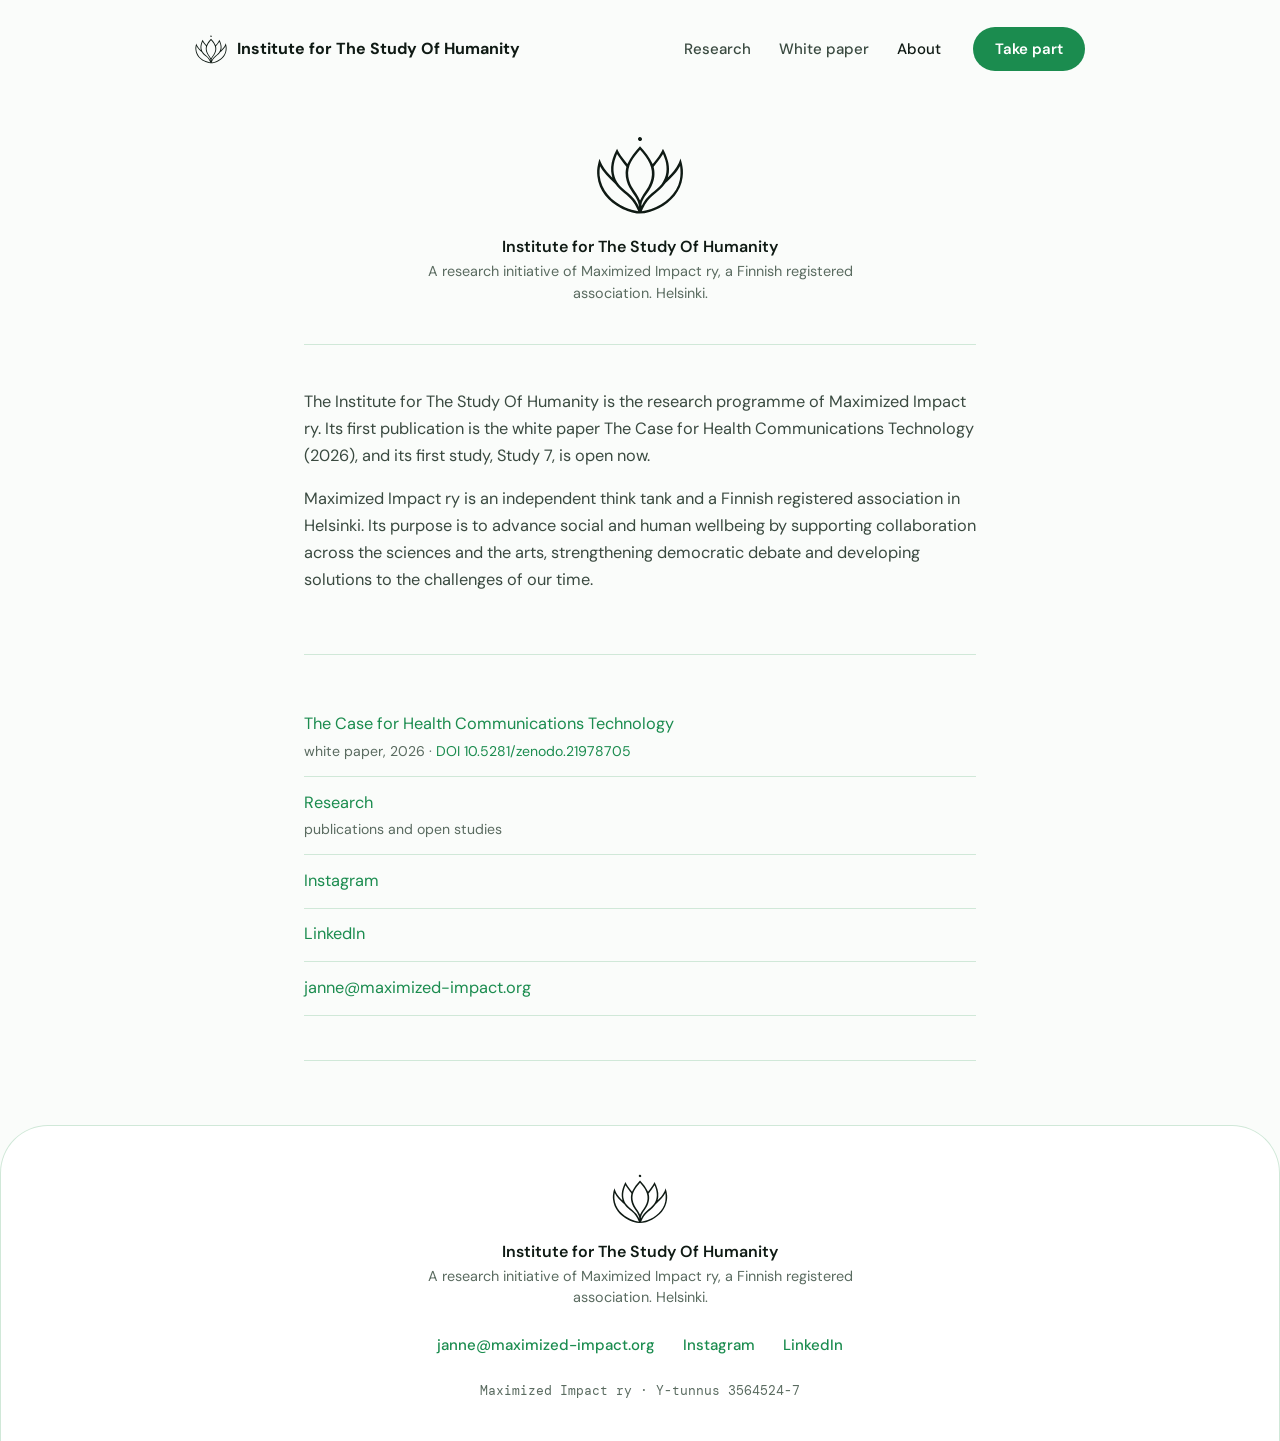
<file: index.html>
<!doctype html>
<html lang="en">
<head>
<meta charset="utf-8">
<meta name="viewport" content="width=device-width, initial-scale=1">
<title>Institute for The Study Of Humanity</title>
<meta name="description" content="The Institute for The Study Of Humanity is the research programme of Maximized Impact ry, an independent think tank and a Finnish registered association in Helsinki.">
<link rel="canonical" href="https://www.maximized-impact.org/">
<link rel="icon" href="/assets/img/lotus_mark.svg" type="image/svg+xml">
<link rel="stylesheet" href="/assets/css/site.css">
</head>
<body>
  <a href="#main" class="skip-link">Skip to content</a>
  <svg class="lotus-defs" aria-hidden="true" focusable="false" xmlns="http://www.w3.org/2000/svg"><symbol id="lotus" viewBox="0 0 176 158"><path fill-rule="evenodd" d="M86.12 2.60C90.78 0.04 94.49 7.60 90.20 9.63C85.07 12.06 81.54 5.11 86.12 2.60ZM88.04 20.37C98.74 31.74 106.95 41.86 113.42 56.22C118.45 49.48 123.97 43.02 128.38 35.85C130.46 32.47 132.14 28.82 133.88 25.25C141.64 39.85 147.59 55.64 145.80 72.50C145.41 76.10 144.35 79.72 143.52 83.23C152.47 74.28 160.35 65.87 165.60 54.15C166.94 51.15 167.93 48.08 168.99 44.99C171.19 52.39 173.19 59.77 173.79 67.50C174.18 72.51 173.87 77.55 173.22 82.51C169.53 110.77 150.68 131.80 125.90 144.42C113.86 150.56 99.09 155.48 85.50 155.07C75.50 154.77 59.27 148.90 50.26 144.27C24.89 131.21 5.71 109.74 2.72 80.50C2.31 76.51 1.98 72.54 2.25 68.51C2.79 60.57 4.82 53.02 6.96 45.39C8.63 49.70 10.22 54.03 12.41 58.11C17.62 67.84 25.26 75.65 32.76 83.61C31.75 79.29 30.61 74.93 30.27 70.49C29.43 59.37 32.09 47.99 36.27 37.74C38.00 33.49 40.13 29.39 42.11 25.27C44.41 29.89 46.70 34.56 49.64 38.83C53.75 44.79 58.36 50.42 62.75 56.16C69.21 41.98 77.49 31.67 88.04 20.37ZM88.11 27.62C74.56 43.46 61.57 59.15 64.74 81.53C65.69 88.24 67.85 94.47 71.03 100.46C73.88 105.82 77.47 110.65 80.79 115.71C83.56 119.92 85.82 124.36 88.10 128.84C90.07 124.78 92.10 120.84 94.53 117.03C97.77 111.96 101.53 107.23 104.45 101.96C116.92 79.46 113.12 60.10 98.42 40.11C95.23 35.76 91.60 31.73 88.11 27.62ZM41.97 35.92C40.30 40.44 38.48 45.00 37.25 49.66C32.72 66.86 34.67 83.38 46.10 97.36C48.34 100.10 50.96 102.57 53.56 104.95C60.90 111.66 69.01 117.41 75.43 125.10C80.12 130.72 82.94 135.93 86.28 142.39C85.55 138.49 85.05 134.56 83.58 130.87C81.15 124.74 77.21 119.36 73.55 113.93C68.56 106.56 63.72 98.90 61.38 90.21C59.92 84.79 59.05 79.12 59.16 73.50C59.22 70.82 59.58 68.14 60.03 65.50C60.19 64.54 60.64 63.41 60.63 62.43C60.63 61.69 60.61 61.84 60.33 61.17C59.88 60.08 56.51 56.15 55.58 54.90C50.94 48.63 46.29 42.41 41.97 35.92ZM134.12 35.85C130.89 40.80 127.54 45.66 123.92 50.38C121.75 53.21 119.56 56.03 117.41 58.88C116.88 59.59 116.00 60.34 115.67 61.17C115.41 61.81 115.39 61.69 115.39 62.40C115.39 63.10 115.74 63.85 115.86 64.54C116.16 66.19 116.48 67.90 116.69 69.57C117.00 72.18 117.03 74.87 116.94 77.50C116.77 82.87 115.61 88.31 113.82 93.37C112.16 98.07 109.98 102.61 107.39 106.87C101.88 115.93 92.60 125.78 91.01 136.50C91.00 136.59 90.76 138.41 90.79 138.50C91.03 138.82 91.26 139.13 91.50 139.45C96.28 129.91 102.64 122.17 110.67 115.14C114.05 112.19 117.62 109.46 120.99 106.49C124.68 103.23 128.39 99.79 131.38 95.85C141.98 81.83 143.21 65.34 138.69 48.73C137.49 44.33 135.75 40.09 134.12 35.85ZM8.06 60.36C7.18 66.38 6.69 72.40 7.24 78.49C10.03 108.90 31.56 131.16 58.65 142.83C67.03 146.44 75.75 148.48 84.57 150.62C78.26 136.29 73.30 128.46 61.39 118.09C57.30 114.52 52.97 111.21 49.02 107.48C46.62 105.22 44.23 102.86 42.13 100.33C40.62 98.52 39.35 96.49 37.72 94.78C34.82 91.71 31.49 88.99 28.48 86.02C22.92 80.55 17.54 74.80 13.05 68.40C11.24 65.82 9.67 63.07 8.06 60.36ZM168.24 60.07C166.67 62.69 165.13 65.37 163.42 67.90C159.31 73.97 154.26 79.41 149.07 84.57C146.73 86.90 144.35 89.19 141.93 91.44C140.74 92.56 139.43 93.60 138.32 94.80C136.86 96.38 135.78 98.25 134.44 99.91C132.37 102.46 129.99 104.84 127.61 107.10C123.15 111.35 118.22 115.02 113.61 119.09C102.51 128.89 97.41 137.09 91.66 150.59C97.95 149.20 104.22 147.89 110.33 145.76C136.85 136.50 161.86 116.06 167.68 87.31C169.51 78.27 169.24 69.19 168.24 60.07Z"/></symbol></svg>
  <nav class="bar transparent" aria-label="Site">
    <a class="bar-brand" href="https://research.maximized-impact.org/">
      <svg aria-hidden="true" focusable="false"><use href="#lotus"/></svg>
      <span class="name-full">Institute for The Study Of Humanity</span>
      <span class="name-short"><span>Institute for</span><span>The Study Of Humanity</span></span>
    </a>
    <ul class="bar-links">
      <li><a href="https://research.maximized-impact.org/">Research</a></li>
      <li><a href="https://research.maximized-impact.org/papers/hct/">White paper</a></li>
      <li><a href="https://www.maximized-impact.org/" aria-current="page">About</a></li>
    </ul>
    <a class="bar-cta" href="https://research.maximized-impact.org/study7/">Take part</a>
    <button type="button" class="bar-menu" aria-label="Open menu" aria-expanded="false" aria-controls="site-drawer"><span></span><span></span><span></span></button>
  </nav>
  <div class="drawer-backdrop" aria-hidden="true"></div>
  <aside id="site-drawer" class="drawer" role="dialog" aria-modal="true" aria-label="Site navigation" inert>
    <button type="button" class="drawer-close" aria-label="Close menu">&#x2715;</button>
    <nav aria-label="Mobile navigation">
      <ul class="drawer-links">
      <li><a href="https://research.maximized-impact.org/">Research</a></li>
      <li><a href="https://research.maximized-impact.org/papers/hct/">White paper</a></li>
      <li><a href="https://www.maximized-impact.org/" aria-current="page">About</a></li>
      </ul>
    </nav>
    <div class="drawer-cta-wrap"><a class="bar-cta" href="https://research.maximized-impact.org/study7/">Take part</a></div>
  </aside>
  <main id="main">
    <div class="page home">
      <header class="masthead">
        <svg aria-hidden="true" focusable="false"><use href="#lotus"/></svg>
        <div class="inst"><h1 class="inst-h1">Institute for The Study Of Humanity</h1>A research initiative of Maximized Impact ry, a Finnish registered association. Helsinki.</div>
        
        
      </header>
      <section class="sec">
        <p>The Institute for The Study Of Humanity is the research programme of Maximized Impact ry. Its first publication is the white paper The Case for Health Communications Technology (2026), and its first study, Study 7, is open now.</p>
        <p>Maximized Impact ry is an independent think tank and a Finnish registered association in Helsinki. Its purpose is to advance social and human wellbeing by supporting collaboration across the sciences and the arts, strengthening democratic debate and developing solutions to the challenges of our time.</p>
      </section>
      <section class="sec">
        <ul class="home-links">
          <li><a href="https://research.maximized-impact.org/papers/hct/">The Case for Health Communications Technology</a> <span class="small">white paper, 2026 · <a href="https://doi.org/10.5281/zenodo.21978705">DOI 10.5281/zenodo.21978705</a></span></li>
          <li><a href="https://research.maximized-impact.org/">Research</a> <span class="small">publications and open studies</span></li>
          <li><a href="https://www.instagram.com/maximized_impact_ry">Instagram</a></li>
          <li><a href="https://www.linkedin.com/company/maximized-impact">LinkedIn</a></li>
          <li><a href="mailto:janne@maximized-impact.org">janne@maximized-impact.org</a></li>
        </ul>
      </section>
    </div>
  </main>
  <footer class="site-footer">
    <svg aria-hidden="true" focusable="false"><use href="#lotus"/></svg>
    <p class="inst"><strong>Institute for The Study Of Humanity</strong>A research initiative of Maximized Impact ry, a Finnish registered association. Helsinki.</p>
    <ul class="links">
      <li><a href="mailto:janne@maximized-impact.org">janne@maximized-impact.org</a></li>
      <li><a href="https://www.instagram.com/maximized_impact_ry">Instagram</a></li>
      <li><a href="https://www.linkedin.com/company/maximized-impact">LinkedIn</a></li>
    </ul>
    <p class="legal">Maximized Impact ry · Y-tunnus 3564524-7</p>
  </footer>
  <script src="/assets/js/site.js"></script>
</body>
</html>
</file>
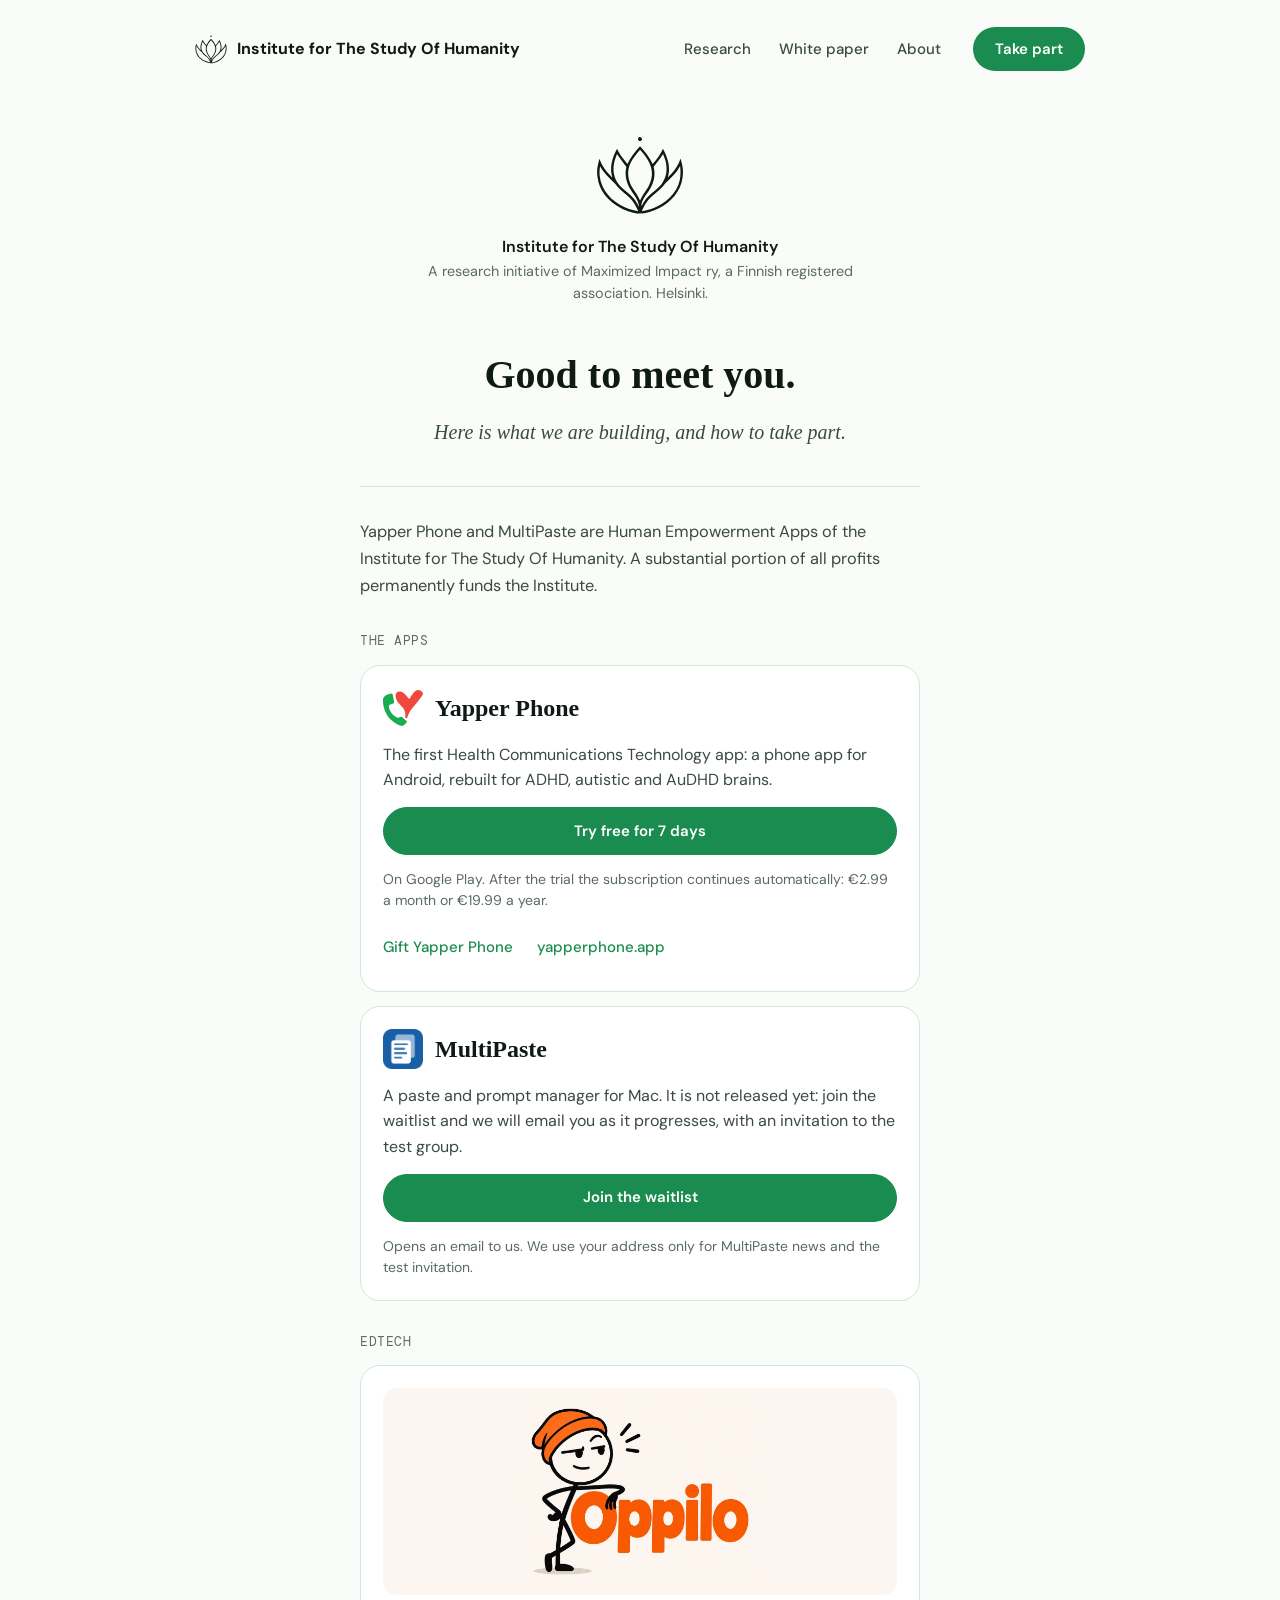
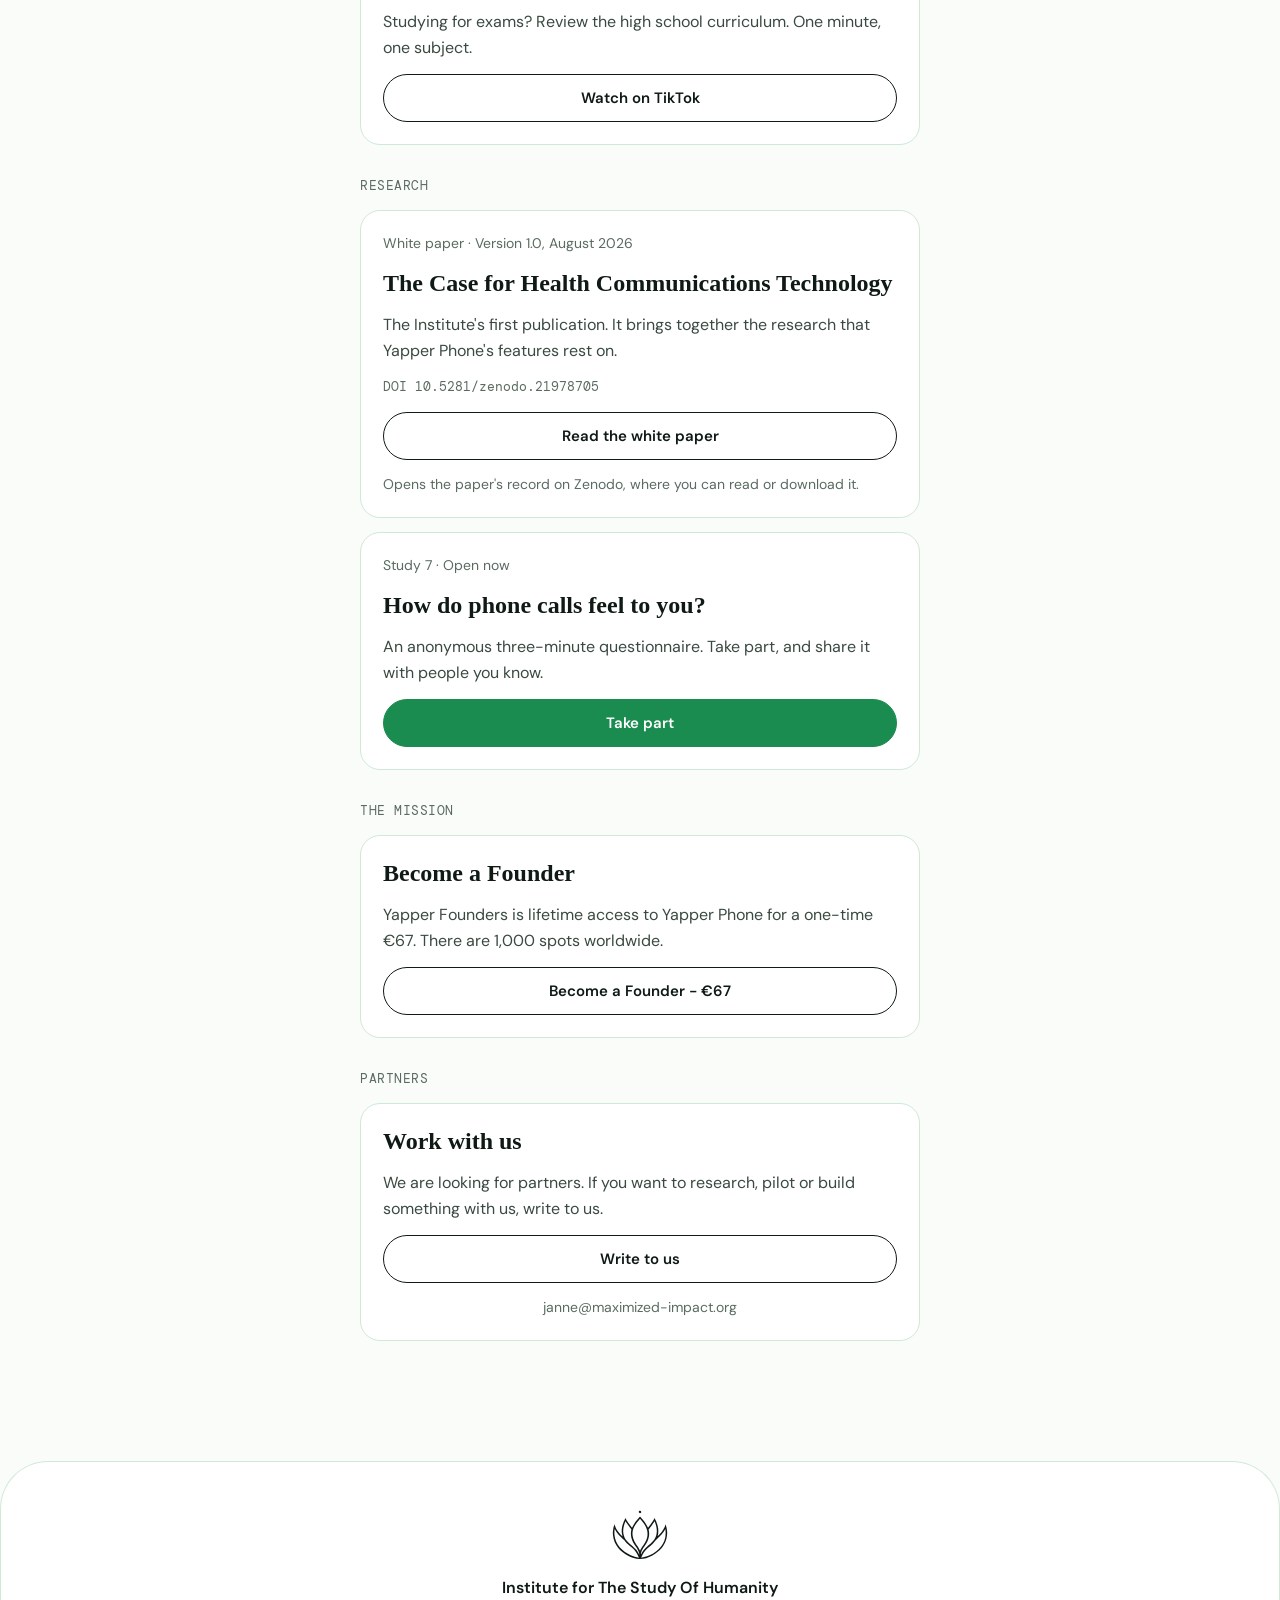
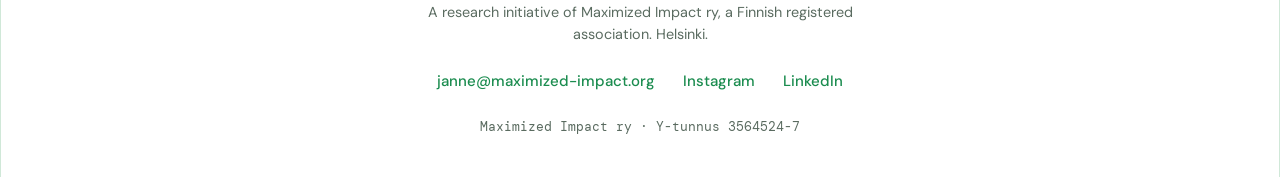
<file: hello/index.html>
<!doctype html>
<html lang="en">
<head>
<meta charset="utf-8">
<meta name="viewport" content="width=device-width, initial-scale=1">
<title>Good to meet you - Institute for The Study Of Humanity</title>
<meta name="description" content="Yapper Phone, MultiPaste, the Institute's research, and how to take part. Institute for The Study Of Humanity, a research initiative of Maximized Impact ry, a Finnish registered association.">
<meta name="robots" content="noindex">
<link rel="canonical" href="https://www.maximized-impact.org/hello">
<link rel="icon" href="/assets/img/lotus_mark.svg" type="image/svg+xml">
<link rel="stylesheet" href="/assets/css/site.css">
<link rel="stylesheet" href="/assets/css/hello.css">
</head>
<body>
  <a href="#main" class="skip-link">Skip to content</a>
  <svg class="lotus-defs" aria-hidden="true" focusable="false" xmlns="http://www.w3.org/2000/svg"><symbol id="lotus" viewBox="0 0 176 158"><path fill-rule="evenodd" d="M86.12 2.60C90.78 0.04 94.49 7.60 90.20 9.63C85.07 12.06 81.54 5.11 86.12 2.60ZM88.04 20.37C98.74 31.74 106.95 41.86 113.42 56.22C118.45 49.48 123.97 43.02 128.38 35.85C130.46 32.47 132.14 28.82 133.88 25.25C141.64 39.85 147.59 55.64 145.80 72.50C145.41 76.10 144.35 79.72 143.52 83.23C152.47 74.28 160.35 65.87 165.60 54.15C166.94 51.15 167.93 48.08 168.99 44.99C171.19 52.39 173.19 59.77 173.79 67.50C174.18 72.51 173.87 77.55 173.22 82.51C169.53 110.77 150.68 131.80 125.90 144.42C113.86 150.56 99.09 155.48 85.50 155.07C75.50 154.77 59.27 148.90 50.26 144.27C24.89 131.21 5.71 109.74 2.72 80.50C2.31 76.51 1.98 72.54 2.25 68.51C2.79 60.57 4.82 53.02 6.96 45.39C8.63 49.70 10.22 54.03 12.41 58.11C17.62 67.84 25.26 75.65 32.76 83.61C31.75 79.29 30.61 74.93 30.27 70.49C29.43 59.37 32.09 47.99 36.27 37.74C38.00 33.49 40.13 29.39 42.11 25.27C44.41 29.89 46.70 34.56 49.64 38.83C53.75 44.79 58.36 50.42 62.75 56.16C69.21 41.98 77.49 31.67 88.04 20.37ZM88.11 27.62C74.56 43.46 61.57 59.15 64.74 81.53C65.69 88.24 67.85 94.47 71.03 100.46C73.88 105.82 77.47 110.65 80.79 115.71C83.56 119.92 85.82 124.36 88.10 128.84C90.07 124.78 92.10 120.84 94.53 117.03C97.77 111.96 101.53 107.23 104.45 101.96C116.92 79.46 113.12 60.10 98.42 40.11C95.23 35.76 91.60 31.73 88.11 27.62ZM41.97 35.92C40.30 40.44 38.48 45.00 37.25 49.66C32.72 66.86 34.67 83.38 46.10 97.36C48.34 100.10 50.96 102.57 53.56 104.95C60.90 111.66 69.01 117.41 75.43 125.10C80.12 130.72 82.94 135.93 86.28 142.39C85.55 138.49 85.05 134.56 83.58 130.87C81.15 124.74 77.21 119.36 73.55 113.93C68.56 106.56 63.72 98.90 61.38 90.21C59.92 84.79 59.05 79.12 59.16 73.50C59.22 70.82 59.58 68.14 60.03 65.50C60.19 64.54 60.64 63.41 60.63 62.43C60.63 61.69 60.61 61.84 60.33 61.17C59.88 60.08 56.51 56.15 55.58 54.90C50.94 48.63 46.29 42.41 41.97 35.92ZM134.12 35.85C130.89 40.80 127.54 45.66 123.92 50.38C121.75 53.21 119.56 56.03 117.41 58.88C116.88 59.59 116.00 60.34 115.67 61.17C115.41 61.81 115.39 61.69 115.39 62.40C115.39 63.10 115.74 63.85 115.86 64.54C116.16 66.19 116.48 67.90 116.69 69.57C117.00 72.18 117.03 74.87 116.94 77.50C116.77 82.87 115.61 88.31 113.82 93.37C112.16 98.07 109.98 102.61 107.39 106.87C101.88 115.93 92.60 125.78 91.01 136.50C91.00 136.59 90.76 138.41 90.79 138.50C91.03 138.82 91.26 139.13 91.50 139.45C96.28 129.91 102.64 122.17 110.67 115.14C114.05 112.19 117.62 109.46 120.99 106.49C124.68 103.23 128.39 99.79 131.38 95.85C141.98 81.83 143.21 65.34 138.69 48.73C137.49 44.33 135.75 40.09 134.12 35.85ZM8.06 60.36C7.18 66.38 6.69 72.40 7.24 78.49C10.03 108.90 31.56 131.16 58.65 142.83C67.03 146.44 75.75 148.48 84.57 150.62C78.26 136.29 73.30 128.46 61.39 118.09C57.30 114.52 52.97 111.21 49.02 107.48C46.62 105.22 44.23 102.86 42.13 100.33C40.62 98.52 39.35 96.49 37.72 94.78C34.82 91.71 31.49 88.99 28.48 86.02C22.92 80.55 17.54 74.80 13.05 68.40C11.24 65.82 9.67 63.07 8.06 60.36ZM168.24 60.07C166.67 62.69 165.13 65.37 163.42 67.90C159.31 73.97 154.26 79.41 149.07 84.57C146.73 86.90 144.35 89.19 141.93 91.44C140.74 92.56 139.43 93.60 138.32 94.80C136.86 96.38 135.78 98.25 134.44 99.91C132.37 102.46 129.99 104.84 127.61 107.10C123.15 111.35 118.22 115.02 113.61 119.09C102.51 128.89 97.41 137.09 91.66 150.59C97.95 149.20 104.22 147.89 110.33 145.76C136.85 136.50 161.86 116.06 167.68 87.31C169.51 78.27 169.24 69.19 168.24 60.07Z"/></symbol></svg>
  <nav class="bar transparent" aria-label="Site">
    <a class="bar-brand" href="https://research.maximized-impact.org/">
      <svg aria-hidden="true" focusable="false"><use href="#lotus"/></svg>
      <span class="name-full">Institute for The Study Of Humanity</span>
      <span class="name-short"><span>Institute for</span><span>The Study Of Humanity</span></span>
    </a>
    <ul class="bar-links">
      <li><a href="https://research.maximized-impact.org/">Research</a></li>
      <li><a href="https://research.maximized-impact.org/papers/hct/">White paper</a></li>
      <li><a href="https://www.maximized-impact.org/">About</a></li>
    </ul>
    <a class="bar-cta" href="https://research.maximized-impact.org/study7/">Take part</a>
    <button type="button" class="bar-menu" aria-label="Open menu" aria-expanded="false" aria-controls="site-drawer"><span></span><span></span><span></span></button>
  </nav>
  <div class="drawer-backdrop" aria-hidden="true"></div>
  <aside id="site-drawer" class="drawer" role="dialog" aria-modal="true" aria-label="Site navigation" inert>
    <button type="button" class="drawer-close" aria-label="Close menu">&#x2715;</button>
    <nav aria-label="Mobile navigation">
      <ul class="drawer-links">
      <li><a href="https://research.maximized-impact.org/">Research</a></li>
      <li><a href="https://research.maximized-impact.org/papers/hct/">White paper</a></li>
      <li><a href="https://www.maximized-impact.org/">About</a></li>
      </ul>
    </nav>
    <div class="drawer-cta-wrap"><a class="bar-cta" href="https://research.maximized-impact.org/study7/">Take part</a></div>
  </aside>
  <main id="main">
    <div class="page hello">
      <header class="masthead">
        <svg aria-hidden="true" focusable="false"><use href="#lotus"/></svg>
        <p class="inst"><strong>Institute for The Study Of Humanity</strong>A research initiative of Maximized Impact ry, a Finnish registered association. Helsinki.</p>
        <h1>Good to meet you.</h1>
        <p class="subtitle">Here is what we are building, and how to take part.</p>
      </header>
      <p class="hello-intro">Yapper Phone and MultiPaste are Human Empowerment Apps of the Institute for The Study Of Humanity. A substantial portion of all profits permanently funds the Institute.</p>

      <section class="hello-sec">
        <h2 class="hello-label">The apps</h2>
        <article class="hello-card">
          <div class="hello-head"><img src="/assets/img/yapper-phone-logo.svg" alt="" width="40" height="40"><h3>Yapper Phone</h3></div>
          <p>The first Health Communications Technology app: a phone app for Android, rebuilt for ADHD, autistic and AuDHD brains.</p>
          <a class="btn" href="https://play.google.com/store/apps/details?id=com.yapperphone.app">Try free for 7 days</a>
          <p class="small">On Google Play. After the trial the subscription continues automatically: €2.99 a month or €19.99 a year.</p>
          <ul class="hello-links">
            <li><a href="https://yapperphone.app/gift">Gift Yapper Phone</a></li>
            <li><a href="https://yapperphone.app">yapperphone.app</a></li>
          </ul>
        </article>
        <article class="hello-card">
          <div class="hello-head"><img src="/assets/img/multipaste-icon.png" alt="" width="40" height="40"><h3>MultiPaste</h3></div>
          <p>A paste and prompt manager for Mac. It is not released yet: join the waitlist and we will email you as it progresses, with an invitation to the test group.</p>
          <a class="btn" href="mailto:janne@maximized-impact.org?subject=MultiPaste%20waitlist&amp;body=Please%20add%20me%20to%20the%20MultiPaste%20waitlist.">Join the waitlist</a>
          <p class="small">Opens an email to us. We use your address only for MultiPaste news and the test invitation.</p>
        </article>
      </section>

      <section class="hello-sec">
        <h2 class="hello-label">Edtech</h2>
        <article class="hello-card">
          <h3 class="hello-logo"><img src="/assets/img/oppilo-logo.jpg" alt="Oppilo" width="900" height="700"></h3>
          <p>Studying for exams? Review the high school curriculum. One minute, one subject.</p>
          <a class="btn-outline" href="https://www.tiktok.com/@oppilokoulu">Watch on TikTok</a>
        </article>
      </section>

      <section class="hello-sec">
        <h2 class="hello-label">Research</h2>
        <article class="hello-card">
          <p class="small">White paper · Version 1.0, August 2026</p>
          <h3>The Case for Health Communications Technology</h3>
          <p>The Institute's first publication. It brings together the research that Yapper Phone's features rest on.</p>
          <p class="hello-doi">DOI 10.5281/zenodo.21978705</p>
          <a class="btn-outline" href="https://doi.org/10.5281/zenodo.21978705">Read the white paper</a>
          <p class="small">Opens the paper's record on Zenodo, where you can read or download it.</p>
        </article>
        <article class="hello-card">
          <p class="small">Study 7 · Open now</p>
          <h3>How do phone calls feel to you?</h3>
          <p>An anonymous three-minute questionnaire. Take part, and share it with people you know.</p>
          <a class="btn" href="https://research.maximized-impact.org/study7/">Take part</a>
        </article>
      </section>

      <section class="hello-sec">
        <h2 class="hello-label">The mission</h2>
        <article class="hello-card">
          <h3>Become a Founder</h3>
          <p>Yapper Founders is lifetime access to Yapper Phone for a one-time €67. There are 1,000 spots worldwide.</p>
          <a class="btn-outline" href="https://yapperphone.app/#founders">Become a Founder - €67</a>
        </article>
      </section>

      <section class="hello-sec">
        <h2 class="hello-label">Partners</h2>
        <article class="hello-card">
          <h3>Work with us</h3>
          <p>We are looking for partners. If you want to research, pilot or build something with us, write to us.</p>
          <a class="btn-outline" href="mailto:janne@maximized-impact.org?subject=Partnership">Write to us</a>
          <p class="small hello-mail">janne@maximized-impact.org</p>
        </article>
      </section>
    </div>
  </main>
  <footer class="site-footer">
    <svg aria-hidden="true" focusable="false"><use href="#lotus"/></svg>
    <p class="inst"><strong>Institute for The Study Of Humanity</strong>A research initiative of Maximized Impact ry, a Finnish registered association. Helsinki.</p>
    <ul class="links">
      <li><a href="mailto:janne@maximized-impact.org">janne@maximized-impact.org</a></li>
      <li><a href="https://www.instagram.com/maximized_impact_ry">Instagram</a></li>
      <li><a href="https://www.linkedin.com/company/maximized-impact">LinkedIn</a></li>
    </ul>
    <p class="legal">Maximized Impact ry · Y-tunnus 3564524-7</p>
  </footer>
  <script src="/assets/js/site.js"></script>
</body>
</html>
</file>
<file: assets/css/site.css>
/* Institute for The Study Of Humanity: house style for the association pages.
   Colours, type and sizes come from handoff-v14/mockup_v2 and yapper-research-mockup-v5.html.
   The bar's behaviour follows yapperphone.app's top bar (src/App.jsx, src/index.css); its content and colours are the Institute's.
   This file is identical in isoh-research and maximized-impact-site: edit both. */

@font-face { font-family: 'DM Sans'; font-style: normal; font-weight: 400; font-display: swap; src: url('../fonts/dm-sans-latin-400-normal.woff2') format('woff2'); }
@font-face { font-family: 'DM Sans'; font-style: italic; font-weight: 400; font-display: swap; src: url('../fonts/dm-sans-latin-400-italic.woff2') format('woff2'); }
@font-face { font-family: 'DM Sans'; font-style: normal; font-weight: 500; font-display: swap; src: url('../fonts/dm-sans-latin-500-normal.woff2') format('woff2'); }
@font-face { font-family: 'DM Sans'; font-style: normal; font-weight: 600; font-display: swap; src: url('../fonts/dm-sans-latin-600-normal.woff2') format('woff2'); }
@font-face { font-family: 'DM Sans'; font-style: normal; font-weight: 700; font-display: swap; src: url('../fonts/dm-sans-latin-700-normal.woff2') format('woff2'); }
@font-face { font-family: 'DM Mono'; font-style: normal; font-weight: 400; font-display: swap; src: url('../fonts/dm-mono-latin-400-normal.woff2') format('woff2'); }
@font-face { font-family: 'DM Mono'; font-style: normal; font-weight: 500; font-display: swap; src: url('../fonts/dm-mono-latin-500-normal.woff2') format('woff2'); }

:root {
  --bg: #FAFCFA; --card: #FFFFFF; --ink: #0F1A14; --text: #3A4A40; --muted: #5A6B60; --border: #D0E8D8; --soft: #F0FAF4;
  --green: #1B8C4F; --green-deep: #122E1C;
  --serif: Georgia, 'Times New Roman', Times, serif;
  --sans: 'DM Sans', system-ui, -apple-system, sans-serif;
  --mono: 'DM Mono', 'Courier New', monospace;
  --measure: 720px; --max: 1120px;
  --ease-out: cubic-bezier(0.25, 0.46, 0.45, 0.94);
  --ease-spring: cubic-bezier(0.34, 1.56, 0.64, 1);
}

*, *::before, *::after { box-sizing: border-box; margin: 0; padding: 0; }
html { -webkit-text-size-adjust: 100%; }
body { font-family: var(--sans); background: var(--bg); color: var(--text); line-height: 1.65; -webkit-font-smoothing: antialiased; min-height: 100vh; min-height: 100dvh; display: flex; flex-direction: column; }
a { color: var(--green); text-decoration: none; }
a:hover { text-decoration: underline; }
a:focus-visible, button:focus-visible, summary:focus-visible { outline: 2px solid var(--green); outline-offset: 3px; border-radius: 4px; }
img { display: block; max-width: 100%; height: auto; }
button { font: inherit; }
.lotus-defs { position: absolute; width: 0; height: 0; overflow: hidden; }

/* ---------- Skip link ---------- */
.skip-link { position: absolute; top: -100%; left: 1rem; z-index: 10000; background: var(--green); color: #fff; padding: .5rem 1rem; border-radius: .75rem; font-weight: 600; }
.skip-link:focus { top: 1rem; text-decoration: none; }

/* ---------- Bar (yapperphone.app's floating pill, Institute content and colours) ---------- */
.bar {
  position: fixed; top: 16px; left: 50%; transform: translateX(-50%); z-index: 999;
  display: flex; align-items: center; gap: 32px;
  max-width: 940px; width: calc(100% - 2rem); padding: 10px 24px; border-radius: 100px; line-height: normal;
  background: transparent; border: 1px solid transparent; backdrop-filter: none; -webkit-backdrop-filter: none;
  transition: all 0.5s var(--ease-out);
}
.bar.scrolled {
  background: rgba(250, 252, 250, 0.72); border-color: var(--border);
  backdrop-filter: blur(24px) saturate(1.4); -webkit-backdrop-filter: blur(24px) saturate(1.4);
  box-shadow: 0 8px 32px rgba(15, 26, 20, 0.08);
}
.bar-brand { display: flex; align-items: center; gap: 10px; color: var(--ink); font-weight: 700; font-size: 16px; line-height: 1; white-space: nowrap; }
.bar-brand:hover { text-decoration: none; color: var(--ink); }
.bar-brand svg { width: 32px; height: 29px; display: block; flex-shrink: 0; fill: var(--ink); }
.bar-brand .name-short { display: none; }
.bar-links { display: flex; align-items: center; gap: 28px; margin-left: auto; list-style: none; font-size: 15px; font-weight: 500; }
.bar-links a { color: var(--text); transition: color 0.2s, transform 0.2s; }
.bar-links a:hover { color: var(--ink); text-decoration: none; transform: translateY(-1px); }
.bar-links a[aria-current="page"] { color: var(--ink); }
.bar-cta {
  display: inline-flex; align-items: center; justify-content: center; min-height: 44px; padding: 0 22px; border-radius: 100px;
  background: var(--green); color: #fff; font-weight: 600; font-size: 15px; white-space: nowrap;
  transition: transform 0.3s var(--ease-spring), box-shadow 0.3s; -webkit-tap-highlight-color: transparent;
}
.bar-cta:hover { transform: scale(1.05); box-shadow: 0 0 20px rgba(27, 140, 79, 0.2); text-decoration: none; color: #fff; }
.bar-menu { display: none; }

@media (max-width: 859px) {
  .bar { top: 12px; left: 16px; right: 16px; width: auto; max-width: none; transform: none; gap: 12px; padding: 8px 8px 8px 16px; }
  .bar-brand { font-size: 13px; line-height: 1.15; flex-grow: 1; }
  .bar-brand svg { width: 30px; height: 27px; }
  .bar-brand .name-full { display: none; }
  .bar-brand .name-short { display: flex; flex-direction: column; gap: 2px; white-space: nowrap; }
  .bar-links, .bar > .bar-cta { display: none; }
  .bar-menu {
    display: flex; flex-direction: column; justify-content: center; align-items: center; gap: 5px;
    width: 44px; height: 44px; padding: 0; border: 0; background: transparent; cursor: pointer; flex-shrink: 0; border-radius: 50%;
  }
  .bar-menu span { display: block; width: 20px; height: 2px; background: var(--ink); border-radius: 2px; transition: opacity 0.2s ease; }
  .bar-menu:hover span { opacity: 0.8; }
}

/* ---------- Mobile menu (yapperphone.app's drawer geometry and behaviour, house colours) ---------- */
.drawer-backdrop {
  position: fixed; inset: 0; z-index: 1000; background: rgba(15, 26, 20, 0.35);
  backdrop-filter: blur(2px); -webkit-backdrop-filter: blur(2px);
  opacity: 0; pointer-events: none; transition: opacity 0.22s ease;
}
.drawer-backdrop.open { opacity: 1; pointer-events: auto; }
.drawer {
  position: fixed; top: 0; right: 0; z-index: 1001; height: 100vh; height: 100dvh; width: min(280px, 86vw);
  background: rgba(250, 252, 250, 0.96); backdrop-filter: blur(14px); -webkit-backdrop-filter: blur(14px);
  border-left: 1px solid var(--border); box-shadow: -18px 0 48px rgba(15, 26, 20, 0.12);
  transform: translateX(100%); visibility: hidden;
  transition: transform 0.24s cubic-bezier(0.32, 0.72, 0.24, 1), visibility 0s linear 0.24s;
  display: flex; flex-direction: column; padding: 4.5rem 1.5rem 1.5rem;
}
.drawer.open { transform: translateX(0); visibility: visible; transition: transform 0.24s cubic-bezier(0.32, 0.72, 0.24, 1), visibility 0s; }
.drawer-close {
  position: absolute; top: 1rem; right: 1rem; width: 32px; height: 32px; border-radius: 50%;
  background: var(--soft); border: 1px solid var(--border); color: var(--ink); font-size: 1rem; cursor: pointer;
  display: inline-flex; align-items: center; justify-content: center;
}
.drawer-close:hover { background: var(--border); }
.drawer-links { display: flex; flex-direction: column; gap: 0.25rem; margin-bottom: auto; list-style: none; }
.drawer-links a { display: block; padding: 0.85rem 0.5rem; font-weight: 600; font-size: 1.15rem; color: var(--ink); border-bottom: 1px solid var(--border); }
.drawer-links a:hover { color: var(--green); text-decoration: none; }
.drawer-cta-wrap { padding-top: 1.5rem; }
.drawer-cta-wrap .bar-cta { width: 100%; min-height: 48px; }
body.drawer-open { overflow: hidden; }

/* ---------- Page frame ---------- */
main { padding-top: 136px; flex: 1 0 auto; }
.page { max-width: var(--measure); margin: 0 auto; padding: 0 1.5rem; }

/* ---------- Masthead (mockup_v2/institute_site_top_*) ---------- */
.masthead { display: flex; flex-direction: column; align-items: center; text-align: center; gap: 20px; }
.masthead > svg { width: 88px; height: 79px; display: block; fill: var(--ink); }
.inst { font-size: 14.4px; line-height: 1.5; color: var(--muted); max-width: 44ch; margin: 0; }
.inst strong { display: block; font-size: 16px; font-weight: 600; color: var(--ink); margin-bottom: 2px; }
.masthead h1 { margin: 28px 0 0; }
.page > .masthead { padding-bottom: 2.5rem; border-bottom: 1px solid var(--border); }
h1 { font-family: var(--serif); font-weight: 700; font-size: 40px; line-height: 1.15; color: var(--ink); }
.subtitle { font-family: var(--serif); font-style: italic; font-weight: 400; font-size: 20px; line-height: 1.4; color: var(--text); margin: 0; }
h2 { font-family: var(--serif); font-weight: 700; font-size: 1.5rem; line-height: 1.25; color: var(--ink); margin-bottom: 1.1rem; }
h3 { font-family: var(--serif); font-weight: 700; font-size: 1.12rem; color: var(--ink); margin: 1.5rem 0 .5rem; }
p { margin-bottom: 1rem; font-size: 1.02rem; max-width: 66ch; }
.small { font-size: .88rem; color: var(--muted); }
section.sec { padding: 2.75rem 0; border-bottom: 1px solid var(--border); }
.btn { display: inline-flex; align-items: center; gap: .5rem; background: var(--green); color: #fff; font-weight: 600; font-size: .92rem; padding: .7rem 1.2rem; border-radius: 100px; border: 1.5px solid var(--green); }
.btn:hover { text-decoration: none; background: #167A44; }
.btn-outline { display: inline-flex; align-items: center; gap: .5rem; background: #fff; color: var(--ink); font-weight: 600; font-size: .92rem; padding: .7rem 1.2rem; border-radius: 100px; border: 1.5px solid var(--ink); }
.btn-outline:hover { text-decoration: none; background: var(--ink); color: #fff; }

/* ---------- Lists of publications and studies (yapper-research-mockup-v5.html .pubs) ---------- */
.pubs { list-style: none; border-top: 1px solid var(--border); }
.pubs li { padding: 1rem 0; border-bottom: 1px solid var(--border); }
.pubs .date { font-family: var(--mono); font-size: .8rem; color: var(--muted); margin-bottom: .2rem; }
.pubs .title { font-family: var(--serif); font-weight: 700; font-size: 1.1rem; color: var(--ink); line-height: 1.3; margin-bottom: .25rem; }
.pubs .links { font-size: .9rem; margin-bottom: 0; }
.pubs .links a + a { margin-left: 1rem; }
.pubs .small { margin-bottom: .25rem; }

/* ---------- Footer (mockup_v2/institute_site_footer_*) ---------- */
.site-footer {
  margin-top: 4rem; flex-shrink: 0; background: var(--card); color: var(--text);
  border: 1px solid var(--border); border-bottom: 0; border-radius: 48px 48px 0 0; padding: 48px 80px 40px;
  display: flex; flex-direction: column; align-items: center; text-align: center; gap: 16px;
}
.site-footer > svg { width: 56px; height: 50px; display: block; fill: var(--ink); }
.site-footer .links { display: flex; align-items: center; gap: 28px; font-size: 15px; font-weight: 500; line-height: normal; margin-top: 8px; list-style: none; }
.site-footer .links a { display: inline-flex; align-items: center; min-height: 24px; color: var(--green); }
.site-footer .links a:hover { color: var(--green-deep); }
.site-footer .legal { font-family: var(--mono); font-size: 12.5px; line-height: 1.6; color: var(--muted); margin: 8px 0 0; }

@media (max-width: 640px) {
  main { padding-top: 120px; }
  .masthead { gap: 18px; }
  .masthead > svg { width: 72px; height: 65px; }
  .inst { font-size: 14px; }
  .masthead h1 { margin-top: 20px; }
  h1 { font-size: 32px; }
  .subtitle { font-size: 18px; }
  .site-footer { margin-top: 3rem; border-radius: 40px 40px 0 0; padding: 40px 24px 36px; }
  .site-footer .links { flex-direction: column; gap: 14px; }
}

/* ---------- Motion ---------- */
@media (prefers-reduced-motion: reduce) {
  html { scroll-behavior: auto; }
  *, *::before, *::after { animation-duration: 0.01ms !important; animation-iteration-count: 1 !important; transition-duration: 0.01ms !important; transition-delay: 0s !important; }
}

/* ---------- White paper page (yapper-research-mockup-v5.html, without the product chrome) ---------- */
.paper .masthead h1 { font-size: clamp(1.9rem, 4vw, 2.85rem); letter-spacing: -.01em; max-width: 22ch; margin-bottom: .6rem; }
.paper .masthead .subtitle { color: var(--green-deep); font-size: clamp(1.15rem, 2.2vw, 1.45rem); line-height: 1.35; max-width: 40ch; margin-bottom: 2rem; }
.doc { display: grid; grid-template-columns: 150px minmax(0, 1fr); gap: 1.5rem; width: 100%; text-align: left; background: var(--card); border: 1px solid var(--border); border-radius: 1.25rem; padding: 1.4rem; }
.doc .cover { border: 1px solid var(--border); border-radius: .4rem; overflow: hidden; background: #fff; }
.doc dl { display: grid; grid-template-columns: auto minmax(0, 1fr); column-gap: 1rem; row-gap: .3rem; font-size: .92rem; margin-bottom: 1.1rem; }
.doc dt { color: var(--muted); }
.doc dd { color: var(--ink); font-weight: 500; }
.doc dd code { font-family: var(--mono); font-size: .85rem; font-weight: 400; }
.actions { display: flex; flex-wrap: wrap; gap: .6rem; }
.principles { border-top: 1px solid var(--border); }
.principles div { display: grid; grid-template-columns: 200px minmax(0, 1fr); gap: 1.25rem; padding: .9rem 0; border-bottom: 1px solid var(--border); }
.principles dt { font-family: var(--serif); font-weight: 700; font-size: 1.05rem; color: var(--ink); line-height: 1.3; }
.principles dd { font-size: .98rem; }
.tblwrap { overflow-x: auto; margin: 0 -1.5rem; padding: 0 1.5rem; -webkit-overflow-scrolling: touch; }
table { border-collapse: collapse; width: 100%; min-width: 640px; font-size: .9rem; background: var(--card); border: 1px solid var(--border); }
th, td { border: 1px solid var(--border); padding: .65rem .7rem; text-align: left; vertical-align: top; line-height: 1.45; }
th { background: var(--soft); font-weight: 700; color: var(--ink); }
td:first-child { font-weight: 600; color: var(--ink); }
.tblnote { font-size: .85rem; color: var(--muted); margin-top: .6rem; }
.offer { background: var(--soft); border: 1px solid var(--border); border-radius: 1.25rem; padding: 1.4rem 1.5rem; margin-top: 1.25rem; }
.offer p { margin-bottom: .6rem; }
.offer p:last-of-type { margin-bottom: 1rem; }
.charter { list-style: none; border-top: 1px solid var(--border); }
.charter li { padding: .8rem 0; border-bottom: 1px solid var(--border); font-size: .98rem; display: grid; grid-template-columns: 1.6rem minmax(0, 1fr); gap: .6rem; }
.charter li::before { content: ""; width: .55rem; height: .55rem; border-radius: 50%; background: var(--green); margin-top: .55rem; }
.cite { background: var(--card); border: 1px solid var(--border); border-radius: 1.25rem; padding: 1.25rem 1.4rem; }
.cite header { display: flex; justify-content: space-between; align-items: center; gap: 1rem; margin-bottom: .5rem; }
.cite h3 { margin: 0; }
.cite p { font-size: .95rem; margin: 0; }
.copy { background: #fff; border: 1.5px solid var(--ink); border-radius: 100px; padding: .3rem .85rem; font-size: .8rem; font-weight: 600; cursor: pointer; color: var(--ink); }
.copy:hover { background: var(--ink); color: #fff; }
details.bib { margin-top: .9rem; }
details.bib summary { cursor: pointer; font-weight: 600; color: var(--green); list-style: none; font-size: .92rem; }
details.bib summary::-webkit-details-marker { display: none; }
details.bib pre { font-family: var(--mono); font-size: .78rem; line-height: 1.55; background: var(--soft); border: 1px solid var(--border); border-radius: .6rem; padding: .9rem 1rem; margin-top: .6rem; white-space: pre-wrap; word-break: break-word; color: var(--ink); }
.contact { display: grid; grid-template-columns: 1fr 1fr; gap: 1.5rem; }
.contact p { font-size: .95rem; margin-bottom: .3rem; }
.contact strong { display: block; color: var(--ink); }
@media (max-width: 640px) {
  .doc { grid-template-columns: 1fr; }
  .doc .cover { max-width: 140px; }
  .principles div { grid-template-columns: 1fr; gap: .2rem; }
  .contact { grid-template-columns: 1fr; }
}

/* ---------- Data notice and results pages ---------- */
.notice h1, .results h1 { margin-bottom: 1.5rem; }
.notice p a, .results p a { text-decoration: underline; text-underline-offset: 2px; }

/* ---------- Homepage (www.maximized-impact.org) ---------- */
.masthead .inst .inst-h1 { display: block; font-family: var(--sans); font-size: 16px; font-weight: 600; line-height: 1.5; color: var(--ink); margin: 0 0 2px; }
.home .sec p { max-width: 66ch; }
.home-links { list-style: none; }
.home-links li { padding: .8rem 0; border-bottom: 1px solid var(--border); font-size: 1.02rem; }

.home-links .small { display: block; margin-top: .1rem; }
</file>
<file: assets/css/hello.css>
/* Hello page (www.maximized-impact.org/hello). Page-specific rules only.
   site.css is shared with isoh-research and stays untouched. */
.hello { max-width: 608px; padding-bottom: 3.5rem; }
.hello-intro { margin: 2rem 0 0; max-width: none; }
.hello-sec { margin-top: 2rem; display: flex; flex-direction: column; gap: 14px; }
.hello-label { font-family: var(--mono); font-weight: 400; font-size: 12.5px; line-height: 1.5; letter-spacing: .5px; text-transform: uppercase; color: var(--muted); margin: 0; }
.hello-card { background: var(--card); border: 1px solid var(--border); border-radius: 20px; padding: 22px; display: flex; flex-direction: column; gap: 14px; }
.hello-card h3 { font-family: var(--serif); font-weight: 700; font-size: 24px; line-height: 1.25; color: var(--ink); margin: 0; }
.hello-card p { margin: 0; max-width: none; font-size: 1rem; line-height: 1.6; }
.hello-card .small { font-size: 14px; line-height: 1.5; }
.hello-head { display: flex; align-items: center; gap: 12px; }
.hello-head img { width: 40px; height: 40px; object-fit: contain; flex-shrink: 0; }
.hello-card .btn, .hello-card .btn-outline { justify-content: center; min-height: 48px; padding: 0 22px; font-size: 15px; text-align: center; }
.hello-links { display: flex; flex-wrap: wrap; column-gap: 24px; list-style: none; }
.hello-links a { display: inline-flex; align-items: center; min-height: 44px; font-weight: 500; font-size: 15px; }
.hello-card .hello-logo { background: #FDF6F0; border-radius: 14px; padding: 14px; display: flex; justify-content: center; }
.hello-logo img { width: 100%; max-width: 230px; height: auto; }
.hello-card .hello-doi { font-family: var(--mono); font-size: 13px; color: var(--muted); }
.hello-card .hello-mail { text-align: center; }
</file>
